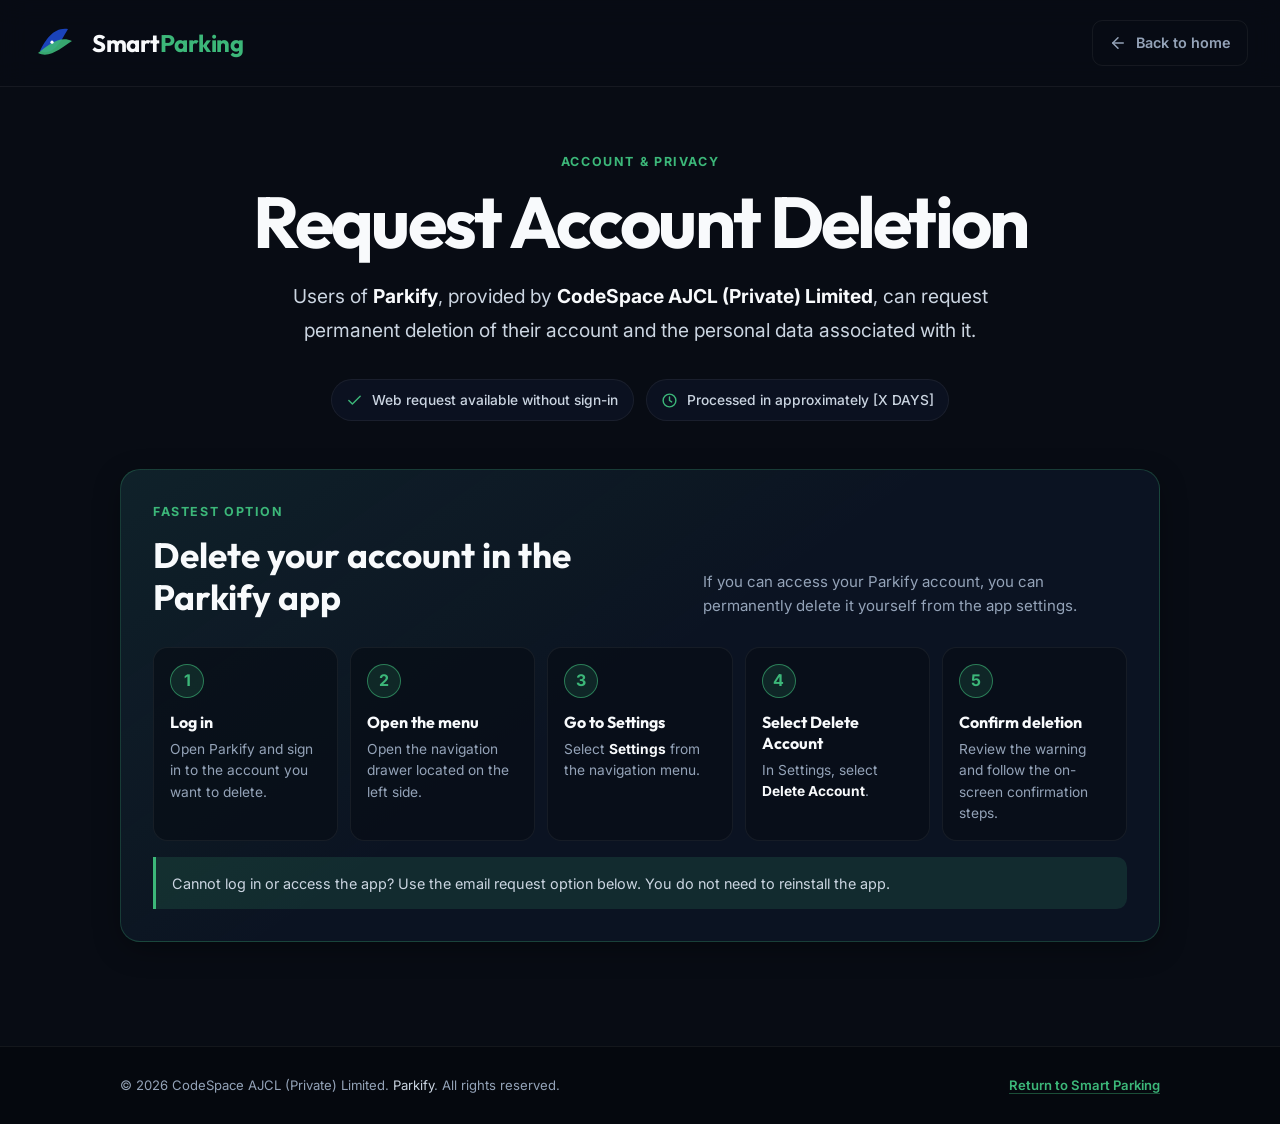
<file: accountDeletion/index.html>
<!doctype html>
<html lang="en">
  <head>
    <meta charset="UTF-8" />
    <meta name="viewport" content="width=device-width, initial-scale=1.0" />
    <meta
      name="description"
      content="Request permanent deletion of your Parkify account and associated personal data."
    />
    <title>Request Account Deletion | Parkify</title>
    <link rel="stylesheet" href="../style.css" />
    <link rel="stylesheet" href="account-deletion.css" />
  </head>

  <body class="deletion-page">
    <a class="skip-link" href="#main-content">Skip to main content</a>

    <div class="bg-glow-container" aria-hidden="true">
      <div class="bg-glow-1"></div>
      <div class="bg-glow-2"></div>
      <div class="bg-glow-3"></div>
    </div>

    <header class="policy-header">
      <nav class="nav-container" aria-label="Account deletion navigation">
        <a href="../" class="logo-link" aria-label="Smart Parking home">
          <svg
            class="logo-svg"
            viewBox="0 0 120 100"
            fill="none"
            xmlns="http://www.w3.org/2000/svg"
            aria-hidden="true"
          >
            <path
              d="M20 70C35 40 55 10 90 15C75 40 55 85 20 70Z"
              fill="#1d4ed8"
              opacity="0.85"
            />
            <path
              d="M15 75C40 55 70 30 100 45C75 60 45 90 15 75Z"
              fill="#3cb779"
              opacity="0.9"
            />
            <circle cx="50" cy="48" r="4" fill="#ffffff" />
          </svg>
          <span class="logo-text">
            <span class="brand-bold">Smart</span>
            <span class="brand-color">Parking</span>
          </span>
        </a>

        <a class="policy-home-link" href="../">
          <svg
            width="18"
            height="18"
            viewBox="0 0 24 24"
            fill="none"
            stroke="currentColor"
            stroke-width="2"
            stroke-linecap="round"
            stroke-linejoin="round"
            aria-hidden="true"
          >
            <path d="M19 12H5"></path>
            <path d="m12 19-7-7 7-7"></path>
          </svg>
          Back to home
        </a>
      </nav>
    </header>

    <main id="main-content" class="account-deletion-main">
      <section class="deletion-hero" aria-labelledby="page-title">
        <p class="policy-eyebrow">Account &amp; privacy</p>
        <h1 id="page-title">Request Account Deletion</h1>
        <p class="deletion-intro">
          Users of <strong>Parkify</strong>, provided by
          <strong>CodeSpace AJCL (Private) Limited</strong>, can request
          permanent deletion of their account and the personal data associated
          with it.
        </p>

        <div class="request-summary" aria-label="Deletion request summary">
          <div class="summary-item">
            <svg
              viewBox="0 0 24 24"
              fill="none"
              stroke="currentColor"
              stroke-width="2"
              stroke-linecap="round"
              stroke-linejoin="round"
              aria-hidden="true"
            >
              <path d="M20 6 9 17l-5-5"></path>
            </svg>
            <span>Web request available without sign-in</span>
          </div>
          <div class="summary-item">
            <svg
              viewBox="0 0 24 24"
              fill="none"
              stroke="currentColor"
              stroke-width="2"
              stroke-linecap="round"
              stroke-linejoin="round"
              aria-hidden="true"
            >
              <circle cx="12" cy="12" r="9"></circle>
              <path d="M12 7v5l3 2"></path>
            </svg>
            <span>Processed in approximately [X DAYS]</span>
          </div>
        </div>
      </section>

      <section class="policy-section self-service-section" aria-labelledby="in-app-title">
        <div class="section-heading self-service-heading">
          <div>
            <p class="section-kicker">Fastest option</p>
            <h2 id="in-app-title">Delete your account in the Parkify app</h2>
          </div>
          <p>
            If you can access your Parkify account, you can permanently delete
            it yourself from the app settings.
          </p>
        </div>

        <ol class="in-app-steps">
          <li>
            <span class="step-number" aria-hidden="true">1</span>
            <div>
              <h3>Log in</h3>
              <p>Open Parkify and sign in to the account you want to delete.</p>
            </div>
          </li>
          <li>
            <span class="step-number" aria-hidden="true">2</span>
            <div>
              <h3>Open the menu</h3>
              <p>Open the navigation drawer located on the left side.</p>
            </div>
          </li>
          <li>
            <span class="step-number" aria-hidden="true">3</span>
            <div>
              <h3>Go to Settings</h3>
              <p>Select <strong>Settings</strong> from the navigation menu.</p>
            </div>
          </li>
          <li>
            <span class="step-number" aria-hidden="true">4</span>
            <div>
              <h3>Select Delete Account</h3>
              <p>In Settings, select <strong>Delete Account</strong>.</p>
            </div>
          </li>
          <li>
            <span class="step-number" aria-hidden="true">5</span>
            <div>
              <h3>Confirm deletion</h3>
              <p>Review the warning and follow the on-screen confirmation steps.</p>
            </div>
          </li>
        </ol>

        <p class="self-service-note">
          Cannot log in or access the app? Use the email request option below.
          You do not need to reinstall the app.
        </p>
      </section>

      

   
    </main>

    <footer class="policy-footer">
      <div class="policy-footer-inner">
        <p>
          &copy; 2026 CodeSpace AJCL (Private) Limited.
          <span>Parkify</span>. All rights reserved.
        </p>
        <a href="../">Return to Smart Parking</a>
      </div>
    </footer>
  </body>
</html>
</file>
<file: style.css>
@import url('https://fonts.googleapis.com/css2?family=Inter:wght@300;400;500;600;700&family=Outfit:wght@400;500;600;700;800&display=swap');

/* --- CUSTOM VARIABLES --- */
:root {
  --primary: #3cb779;
  --primary-hover: #2fa368;
  --primary-glow: rgba(60, 183, 121, 0.15);
  --primary-glow-strong: rgba(60, 183, 121, 0.4);
  
  --bg-dark: #080c14;
  --bg-card: rgba(15, 23, 42, 0.65);
  --bg-card-hover: rgba(22, 34, 57, 0.85);
  --bg-nav: rgba(8, 12, 20, 0.8);
  
  --text-main: #f8fafc;
  --text-muted: #94a3b8;
  --text-inverse: #0f172a;
  
  --border-color: rgba(255, 255, 255, 0.06);
  --border-glow: rgba(60, 183, 121, 0.25);
  --border-glow-hover: rgba(60, 183, 121, 0.6);
  
  --font-heading: 'Outfit', sans-serif;
  --font-body: 'Inter', sans-serif;
  
  --shadow-sm: 0 2px 8px -1px rgba(0, 0, 0, 0.2);
  --shadow-md: 0 8px 30px -4px rgba(0, 0, 0, 0.4);
  --shadow-lg: 0 20px 40px -10px rgba(0, 0, 0, 0.6);
  --shadow-glow: 0 0 25px -5px rgba(60, 183, 121, 0.45);
  
  --transition-fast: 0.2s cubic-bezier(0.4, 0, 0.2, 1);
  --transition-normal: 0.4s cubic-bezier(0.4, 0, 0.2, 1);
  --transition-slow: 0.8s cubic-bezier(0.4, 0, 0.2, 1);
  
  --max-width: 1280px;
}

/* --- RESET & BASE STYLES --- */
*, *::before, *::after {
  box-sizing: border-box;
  margin: 0;
  padding: 0;
}

html {
  scroll-behavior: smooth;
  font-size: 16px;
  background-color: var(--bg-dark);
  color: var(--text-main);
  overflow-x: hidden;
}

body {
  font-family: var(--font-body);
  line-height: 1.6;
  -webkit-font-smoothing: antialiased;
  -moz-osx-font-smoothing: grayscale;
}

a {
  text-decoration: none;
  color: inherit;
  transition: color var(--transition-fast);
}

button, input, textarea {
  font-family: inherit;
}

ul {
  list-style: none;
}

/* --- SCROLLBAR --- */
::-webkit-scrollbar {
  width: 10px;
}
::-webkit-scrollbar-track {
  background: var(--bg-dark);
}
::-webkit-scrollbar-thumb {
  background: #1e293b;
  border-radius: 5px;
}
::-webkit-scrollbar-thumb:hover {
  background: var(--primary);
}

/* --- BACKGROUND GLOW DECORATIONS --- */
.bg-glow-container {
  position: absolute;
  top: 0;
  left: 0;
  width: 100vw;
  height: 100%;
  pointer-events: none;
  overflow: hidden;
  z-index: -1;
}

.bg-glow-1 {
  position: absolute;
  top: -10%;
  right: -10%;
  width: 60vw;
  height: 60vw;
  border-radius: 50%;
  background: radial-gradient(circle, rgba(60, 183, 121, 0.08) 0%, rgba(0,0,0,0) 70%);
  filter: blur(80px);
}

.bg-glow-2 {
  position: absolute;
  top: 45%;
  left: -20%;
  width: 70vw;
  height: 70vw;
  border-radius: 50%;
  background: radial-gradient(circle, rgba(59, 130, 246, 0.05) 0%, rgba(0,0,0,0) 70%);
  filter: blur(100px);
}

.bg-glow-3 {
  position: absolute;
  bottom: 5%;
  right: -10%;
  width: 50vw;
  height: 50vw;
  border-radius: 50%;
  background: radial-gradient(circle, rgba(60, 183, 121, 0.06) 0%, rgba(0,0,0,0) 75%);
  filter: blur(90px);
}

/* --- HEADER / NAVIGATION --- */
header {
  position: fixed;
  top: 0;
  left: 0;
  width: 100%;
  z-index: 100;
  border-bottom: 1px solid var(--border-color);
  background: transparent;
  transition: all var(--transition-normal);
}

header.scrolled {
  background: var(--bg-nav);
  backdrop-filter: blur(12px);
  -webkit-backdrop-filter: blur(12px);
  padding: 8px 0;
  box-shadow: 0 4px 20px rgba(0, 0, 0, 0.2);
}

.nav-container {
  display: flex;
  justify-content: space-between;
  align-items: center;
  max-width: var(--max-width);
  margin: 0 auto;
  padding: 1.25rem 2rem;
}

.logo-link {
  display: flex;
  align-items: center;
  gap: 0.75rem;
}

.logo-svg {
  height: 40px;
  width: auto;
}

.logo-text {
  font-family: var(--font-heading);
  font-size: 1.5rem;
  font-weight: 700;
  letter-spacing: -0.5px;
  display: flex;
  align-items: center;
}

.logo-text .brand-bold {
  color: var(--text-main);
}

.logo-text .brand-color {
  color: var(--primary);
}

.logo-text .brand-subtitle {
  font-size: 0.75rem;
  color: var(--text-muted);
  font-weight: 400;
  margin-left: 0.5rem;
  padding-left: 0.5rem;
  border-left: 1px solid var(--border-color);
  letter-spacing: 1px;
  text-transform: uppercase;
}

.nav-menu {
  display: flex;
  align-items: center;
  gap: 1.25rem;
  flex-wrap: nowrap;
}

.nav-item {
  position: relative;
  font-weight: 500;
  font-size: 0.95rem;
  color: var(--text-muted);
  padding: 0.25rem 0;
  white-space: nowrap;
  transition: color var(--transition-fast);
}

.nav-item:hover, .nav-item.active {
  color: var(--text-main);
}

.nav-item::after {
  content: '';
  position: absolute;
  bottom: 0;
  left: 0;
  width: 0;
  height: 2px;
  background-color: var(--primary);
  transition: width var(--transition-fast);
}

.nav-item:hover::after, .nav-item.active::after {
  width: 100%;
}

.nav-btn {
  background-color: var(--primary);
  color: var(--text-inverse);
  padding: 0.6rem 1.4rem;
  border-radius: 8px;
  font-weight: 600;
  font-size: 0.9rem;
  white-space: nowrap;
  transition: all var(--transition-fast);
  border: 1px solid transparent;
}

.nav-btn:hover {
  background-color: var(--primary-hover);
  box-shadow: 0 0 15px rgba(60, 183, 121, 0.4);
  transform: translateY(-1px);
}

.mobile-menu-btn {
  display: none;
  background: none;
  border: none;
  cursor: pointer;
  padding: 0.25rem;
}

.mobile-menu-btn span {
  display: block;
  width: 24px;
  height: 2px;
  background: var(--text-main);
  margin: 5px 0;
  transition: var(--transition-fast);
}

/* --- CONTAINER & SECTION STYLING --- */
section {
  position: relative;
  padding: 6.5rem 2rem 5rem;
  max-width: var(--max-width);
  margin: 0 auto;
}

.section-tag {
  display: inline-block;
  font-family: var(--font-heading);
  text-transform: uppercase;
  font-size: 0.8rem;
  letter-spacing: 2px;
  color: var(--primary);
  font-weight: 600;
  margin-bottom: 0.75rem;
  background: var(--primary-glow);
  padding: 0.35rem 0.85rem;
  border-radius: 20px;
  border: 1px solid rgba(60, 183, 121, 0.2);
}

.section-title {
  font-family: var(--font-heading);
  font-size: 2.25rem;
  font-weight: 700;
  letter-spacing: -0.5px;
  margin-bottom: 1rem;
}

.section-subtitle {
  color: var(--text-muted);
  max-width: 650px;
  font-size: 1.05rem;
  margin-bottom: 3rem;
}

.grid-2 {
  display: grid;
  grid-template-columns: 1.1fr 0.9fr;
  gap: 4rem;
  align-items: center;
}

/* --- HERO SECTION --- */
.hero-section {
  min-height: 100vh;
  display: flex;
  flex-direction: column;
  justify-content: center;
  padding-top: 7.5rem;
  padding-bottom: 4rem;
}

.hero-content-wrapper {
  width: 100%;
  display: flex;
  justify-content: center;
  align-items: center;
  text-align: center;
}

.hero-content {
  display: flex;
  flex-direction: column;
  align-items: center;
  text-align: center;
  max-width: 800px;
}

.hero-tag {
  display: flex;
  align-items: center;
  gap: 0.5rem;
  background: rgba(255, 255, 255, 0.03);
  border: 1px solid var(--border-color);
  padding: 0.4rem 0.9rem;
  border-radius: 30px;
  font-size: 0.85rem;
  font-weight: 500;
  margin-bottom: 1.5rem;
  color: var(--text-muted);
}

.hero-tag span.pulse {
  display: inline-block;
  width: 8px;
  height: 8px;
  border-radius: 50%;
  background: var(--primary);
  box-shadow: 0 0 8px var(--primary);
  animation: pulse-glow 2s infinite;
}

.hero-title {
  font-family: var(--font-heading);
  font-size: 3.8rem;
  font-weight: 800;
  line-height: 1.15;
  letter-spacing: -1.5px;
  margin-bottom: 1.5rem;
}

.gradient-text {
  background: linear-gradient(135deg, #ffffff 30%, var(--primary) 100%);
  -webkit-background-clip: text;
  -webkit-text-fill-color: transparent;
}

.hero-desc {
  font-size: 1.15rem;
  color: var(--text-muted);
  margin-bottom: 2.5rem;
  max-width: 750px;
}

.hero-actions {
  display: flex;
  gap: 1rem;
  width: 100%;
  justify-content: center;
}

.btn-primary {
  background: var(--primary);
  color: var(--text-inverse);
  padding: 0.85rem 2rem;
  border-radius: 8px;
  font-weight: 600;
  font-size: 1rem;
  transition: all var(--transition-normal);
  border: 1px solid transparent;
  display: inline-flex;
  align-items: center;
  gap: 0.5rem;
  cursor: pointer;
}

.btn-primary:hover {
  background: var(--primary-hover);
  box-shadow: var(--shadow-glow);
  transform: translateY(-2px);
}

.btn-secondary {
  background: rgba(255, 255, 255, 0.03);
  color: var(--text-main);
  padding: 0.85rem 2rem;
  border-radius: 8px;
  font-weight: 600;
  font-size: 1rem;
  transition: all var(--transition-normal);
  border: 1px solid var(--border-color);
  display: inline-flex;
  align-items: center;
  gap: 0.5rem;
  cursor: pointer;
}

.btn-secondary:hover {
  background: rgba(255, 255, 255, 0.08);
  border-color: rgba(255, 255, 255, 0.2);
  transform: translateY(-2px);
}

.hero-stats {
  display: flex;
  gap: 3.5rem;
  margin-top: 3.5rem;
  border-top: 1px solid var(--border-color);
  padding-top: 2rem;
  width: 100%;
  justify-content: center;
}

.stat-item {
  display: flex;
  flex-direction: column;
}

.stat-num {
  font-family: var(--font-heading);
  font-size: 2rem;
  font-weight: 700;
  color: var(--text-main);
  line-height: 1;
  margin-bottom: 0.25rem;
}

.stat-num::after {
  content: '+';
  color: var(--primary);
}

.stat-label {
  font-size: 0.8rem;
  color: var(--text-muted);
  text-transform: uppercase;
  letter-spacing: 0.5px;
}

/* --- HERO VISUAL / DASHBOARD WIDGET --- */
.hero-visual {
  position: relative;
  width: 100%;
  display: flex;
  justify-content: center;
  align-items: center;
}

.visual-glowing-back {
  position: absolute;
  width: 80%;
  height: 80%;
  background: radial-gradient(circle, var(--primary-glow-strong) 0%, rgba(0,0,0,0) 70%);
  filter: blur(50px);
  z-index: -1;
  animation: float-slow 6s ease-in-out infinite alternate;
}

.widget-wrapper {
  background: var(--bg-card);
  border: 1px solid var(--border-glow);
  border-radius: 16px;
  width: 100%;
  box-shadow: var(--shadow-lg), 0 0 20px -2px rgba(60, 183, 121, 0.1);
  padding: 1.5rem;
  backdrop-filter: blur(12px);
  -webkit-backdrop-filter: blur(12px);
  overflow: hidden;
  position: relative;
  transition: border-color var(--transition-normal);
}

.widget-wrapper:hover {
  border-color: var(--border-glow-hover);
}

.widget-header {
  display: flex;
  justify-content: space-between;
  align-items: center;
  margin-bottom: 1.25rem;
  padding-bottom: 0.75rem;
  border-bottom: 1px solid var(--border-color);
}

.widget-title {
  font-family: var(--font-heading);
  font-size: 0.95rem;
  font-weight: 600;
  display: flex;
  align-items: center;
  gap: 0.5rem;
}

.widget-title span.indicator {
  display: inline-block;
  width: 8px;
  height: 8px;
  border-radius: 50%;
  background-color: var(--primary);
  box-shadow: 0 0 8px var(--primary);
}

.widget-controls {
  display: flex;
  gap: 0.5rem;
}

.dot-btn {
  width: 10px;
  height: 10px;
  border-radius: 50%;
  background: rgba(255, 255, 255, 0.1);
}
.dot-btn.green { background: var(--primary); }
.dot-btn.blue { background: #3b82f6; }

/* Interactive widget elements */
.widget-grid {
  display: grid;
  grid-template-columns: 1fr 1.2fr;
  gap: 1.25rem;
}

.widget-stats-pane {
  display: flex;
  flex-direction: column;
  gap: 0.75rem;
}

.mini-stat-card {
  background: rgba(255, 255, 255, 0.02);
  border: 1px solid var(--border-color);
  border-radius: 8px;
  padding: 0.75rem;
  transition: all var(--transition-fast);
}

.mini-stat-card:hover {
  background: rgba(255, 255, 255, 0.04);
}

.mini-stat-title {
  font-size: 0.75rem;
  color: var(--text-muted);
  text-transform: uppercase;
}

.mini-stat-val {
  font-family: var(--font-heading);
  font-size: 1.3rem;
  font-weight: 700;
  margin-top: 0.15rem;
  display: flex;
  align-items: baseline;
  gap: 0.35rem;
}

.mini-stat-trend {
  font-size: 0.7rem;
  font-weight: 600;
  color: var(--primary);
}

/* Simulated Parking Spots Map */
.parking-map-pane {
  background: rgba(8, 12, 20, 0.5);
  border: 1px solid var(--border-color);
  border-radius: 10px;
  padding: 0.75rem;
  display: flex;
  flex-direction: column;
  justify-content: space-between;
}

.map-header {
  font-size: 0.75rem;
  color: var(--text-muted);
  display: flex;
  justify-content: space-between;
  margin-bottom: 0.5rem;
}

.spots-grid {
  display: grid;
  grid-template-columns: repeat(4, 1fr);
  gap: 0.4rem;
  margin-bottom: 0.5rem;
}

.parking-spot {
  height: 32px;
  border-radius: 4px;
  background: rgba(255, 255, 255, 0.05);
  border: 1px dashed var(--border-color);
  display: flex;
  justify-content: center;
  align-items: center;
  font-family: var(--font-heading);
  font-size: 0.65rem;
  font-weight: 700;
  color: var(--text-muted);
  transition: all var(--transition-fast);
  cursor: pointer;
}

.parking-spot.occupied {
  background: rgba(239, 68, 68, 0.1);
  border: 1px solid rgba(239, 68, 68, 0.4);
  color: #ef4444;
}

.parking-spot.occupied::after {
  content: '🚗';
  font-size: 0.75rem;
}

.parking-spot.available {
  background: rgba(60, 183, 121, 0.1);
  border: 1px solid rgba(60, 183, 121, 0.4);
  color: var(--primary);
}

.parking-spot.available:hover {
  background: rgba(60, 183, 121, 0.2);
  transform: scale(1.05);
}

.map-footer {
  font-size: 0.7rem;
  display: flex;
  justify-content: space-around;
  color: var(--text-muted);
  border-top: 1px solid rgba(255, 255, 255, 0.03);
  padding-top: 0.5rem;
}

.legend-item {
  display: flex;
  align-items: center;
  gap: 0.25rem;
}

.legend-color {
  width: 6px;
  height: 6px;
  border-radius: 50%;
}
.legend-color.occ { background-color: #ef4444; }
.legend-color.avl { background-color: var(--primary); }

/* --- FEATURES SECTION --- */
.features-section {
  border-top: 1px solid var(--border-color);
}

.features-grid {
  display: grid;
  grid-template-columns: repeat(3, 1fr);
  gap: 1.5rem;
}

.feature-card {
  background: var(--bg-card);
  border: 1px solid var(--border-color);
  border-radius: 12px;
  padding: 2rem;
  transition: all var(--transition-normal);
  display: flex;
  flex-direction: column;
  align-items: flex-start;
  position: relative;
  overflow: hidden;
}

.feature-card::before {
  content: '';
  position: absolute;
  top: 0;
  left: 0;
  width: 100%;
  height: 2px;
  background: linear-gradient(90deg, transparent, var(--primary), transparent);
  transform: translateX(-100%);
  transition: transform var(--transition-slow);
}

.feature-card:hover {
  transform: translateY(-5px);
  border-color: var(--border-glow);
  background: var(--bg-card-hover);
  box-shadow: var(--shadow-md);
}

.feature-card:hover::before {
  transform: translateX(100%);
}

.feature-icon-wrapper {
  width: 50px;
  height: 50px;
  border-radius: 10px;
  background: var(--primary-glow);
  display: flex;
  align-items: center;
  justify-content: center;
  color: var(--primary);
  margin-bottom: 1.5rem;
  border: 1px solid rgba(60, 183, 121, 0.15);
}

.feature-icon {
  width: 24px;
  height: 24px;
  stroke-width: 1.8;
}

.feature-card h3 {
  font-family: var(--font-heading);
  font-size: 1.25rem;
  font-weight: 600;
  margin-bottom: 0.75rem;
  color: var(--text-main);
}

.feature-card p {
  font-size: 0.9rem;
  color: var(--text-muted);
  line-height: 1.5;
}

/* --- INTERACTIVE PORTALS SECTION --- */
.portals-section {
  border-top: 1px solid var(--border-color);
  background: linear-gradient(180deg, var(--bg-dark) 0%, rgba(60, 183, 121, 0.02) 50%, var(--bg-dark) 100%);
}

.portals-grid {
  display: grid;
  grid-template-columns: repeat(4, 1fr);
  gap: 2rem;
}

.portal-card {
  background: linear-gradient(135deg, rgba(15, 23, 42, 0.8) 0%, rgba(10, 15, 28, 0.8) 100%);
  border: 1px solid var(--border-color);
  border-radius: 16px;
  padding: 2.5rem 2rem;
  transition: all var(--transition-normal);
  display: flex;
  flex-direction: column;
  justify-content: space-between;
  align-items: flex-start;
  position: relative;
  overflow: hidden;
  min-height: 380px;
}

.portal-card::after {
  content: '';
  position: absolute;
  top: -50%;
  right: -50%;
  width: 100%;
  height: 100%;
  background: radial-gradient(circle, rgba(255,255,255,0.02) 0%, rgba(0,0,0,0) 60%);
  pointer-events: none;
  transition: all var(--transition-normal);
}

.portal-card:hover {
  transform: translateY(-8px);
  border-color: var(--border-glow-hover);
  box-shadow: 0 12px 35px -6px rgba(0, 0, 0, 0.5), 0 0 20px -5px rgba(60, 183, 121, 0.25);
}

.portal-header {
  width: 100%;
}

.portal-badge {
  display: inline-block;
  font-family: var(--font-heading);
  text-transform: uppercase;
  font-size: 0.7rem;
  font-weight: 600;
  letter-spacing: 1px;
  background: rgba(255, 255, 255, 0.04);
  padding: 0.25rem 0.75rem;
  border-radius: 12px;
  border: 1px solid var(--border-color);
  margin-bottom: 1.25rem;
  color: var(--text-muted);
}

.portal-card.admin .portal-badge {
  border-color: rgba(239, 68, 68, 0.2);
  color: #ef4444;
  background: rgba(239, 68, 68, 0.05);
}

.portal-card.operator .portal-badge {
  border-color: rgba(59, 130, 246, 0.2);
  color: #3b82f6;
  background: rgba(59, 130, 246, 0.05);
}

.portal-card.client .portal-badge {
  border-color: rgba(60, 183, 121, 0.2);
  color: var(--primary);
  background: var(--primary-glow);
}

.portal-card.ai .portal-badge {
  border-color: rgba(139, 92, 246, 0.3);
  color: #a78bfa;
  background: rgba(139, 92, 246, 0.08);
}

.portal-card.ai:hover {
  box-shadow: 0 12px 35px -6px rgba(0, 0, 0, 0.5), 0 0 20px -5px rgba(139, 92, 246, 0.3);
  border-color: rgba(139, 92, 246, 0.5);
}

.portal-card.ai:hover .portal-btn {
  background: #7c3aed;
  color: #ffffff;
  border-color: #7c3aed;
  box-shadow: 0 4px 12px rgba(139, 92, 246, 0.3);
}

.portal-title {
  font-family: var(--font-heading);
  font-size: 1.5rem;
  font-weight: 700;
  margin-bottom: 0.75rem;
  color: var(--text-main);
}

.portal-desc {
  font-size: 0.9rem;
  color: var(--text-muted);
  margin-bottom: 1.5rem;
  line-height: 1.5;
}

.portal-features-list {
  display: flex;
  flex-direction: column;
  gap: 0.6rem;
  margin-bottom: 2rem;
  width: 100%;
}

.portal-feat-item {
  display: flex;
  align-items: center;
  gap: 0.5rem;
  font-size: 0.85rem;
  color: var(--text-muted);
}

.portal-feat-item svg {
  color: var(--primary);
  width: 16px;
  height: 16px;
  flex-shrink: 0;
}

.portal-btn {
  width: 100%;
  background: transparent;
  border: 1px solid rgba(255, 255, 255, 0.1);
  color: var(--text-main);
  padding: 0.75rem 1.5rem;
  border-radius: 8px;
  font-weight: 600;
  font-size: 0.95rem;
  display: flex;
  align-items: center;
  justify-content: center;
  gap: 0.5rem;
  transition: all var(--transition-fast);
  cursor: pointer;
}

.portal-card:hover .portal-btn {
  background: var(--primary);
  color: var(--text-inverse);
  border-color: var(--primary);
  box-shadow: 0 4px 12px rgba(60, 183, 121, 0.2);
}

.portal-card:hover .portal-btn:hover {
  background: var(--primary-hover);
  border-color: var(--primary-hover);
}

/* --- ABOUT SYSTEM SECTION --- */
.about-section {
  border-top: 1px solid var(--border-color);
}

.about-details {
  display: flex;
  flex-direction: column;
  justify-content: center;
}

.about-img-container {
  position: relative;
  background: rgba(255, 255, 255, 0.01);
  border: 1px solid var(--border-color);
  border-radius: 16px;
  overflow: hidden;
  padding: 1.5rem;
  box-shadow: var(--shadow-md);
}

.about-img-container::before {
  content: '';
  position: absolute;
  top: -15%;
  left: -15%;
  width: 50%;
  height: 50%;
  background: radial-gradient(circle, var(--primary-glow) 0%, rgba(0,0,0,0) 65%);
  filter: blur(40px);
}

/* Interactive dashboard panel representation */
.about-dashboard-mock {
  background: #0b0f19;
  border: 1px solid rgba(255, 255, 255, 0.05);
  border-radius: 10px;
  overflow: hidden;
}

.mock-titlebar {
  background: #111827;
  padding: 0.6rem 1rem;
  display: flex;
  justify-content: space-between;
  align-items: center;
  border-bottom: 1px solid rgba(255, 255, 255, 0.05);
  font-size: 0.75rem;
  color: var(--text-muted);
}

.mock-window-dots {
  display: flex;
  gap: 0.35rem;
}

.mock-dot {
  width: 8px;
  height: 8px;
  border-radius: 50%;
  background: rgba(255, 255, 255, 0.1);
}

.mock-body {
  padding: 1.25rem;
}

.mock-graph-row {
  display: flex;
  align-items: flex-end;
  justify-content: space-between;
  height: 120px;
  padding: 1rem 0;
  border-bottom: 1px dashed rgba(255, 255, 255, 0.05);
  margin-bottom: 1rem;
  position: relative;
}

.mock-bar-container {
  display: flex;
  flex-direction: column;
  align-items: center;
  width: 11%;
  height: 100%;
  justify-content: flex-end;
}

.mock-bar {
  width: 100%;
  background: rgba(255, 255, 255, 0.03);
  border-radius: 4px 4px 0 0;
  transition: height 1.5s ease-out;
  position: relative;
  overflow: hidden;
}

.mock-bar::after {
  content: '';
  position: absolute;
  bottom: 0;
  left: 0;
  width: 100%;
  height: 100%;
  background: linear-gradient(180deg, var(--primary) 0%, rgba(60, 183, 121, 0.2) 100%);
  opacity: 0.85;
}

.mock-bar-label {
  font-size: 0.6rem;
  color: var(--text-muted);
  margin-top: 0.4rem;
}

.mock-info-grid {
  display: grid;
  grid-template-columns: repeat(3, 1fr);
  gap: 0.75rem;
}

.mock-info-card {
  background: rgba(255, 255, 255, 0.02);
  border: 1px solid rgba(255, 255, 255, 0.03);
  border-radius: 6px;
  padding: 0.5rem;
  text-align: center;
}

.mock-info-num {
  font-family: var(--font-heading);
  font-size: 1rem;
  font-weight: 700;
  color: var(--primary);
}

.mock-info-lbl {
  font-size: 0.6rem;
  color: var(--text-muted);
  text-transform: uppercase;
}

.about-bullets {
  margin-top: 2rem;
  display: grid;
  grid-template-columns: 1fr 1fr;
  gap: 1rem;
}

.about-bullet {
  display: flex;
  align-items: flex-start;
  gap: 0.75rem;
}

.about-bullet-icon {
  background: var(--primary-glow);
  color: var(--primary);
  width: 24px;
  height: 24px;
  border-radius: 50%;
  display: flex;
  align-items: center;
  justify-content: center;
  flex-shrink: 0;
  font-size: 0.75rem;
}

.about-bullet-content h4 {
  font-size: 0.95rem;
  font-weight: 600;
  margin-bottom: 0.15rem;
}

.about-bullet-content p {
  font-size: 0.8rem;
  color: var(--text-muted);
  line-height: 1.4;
}

/* --- CONTACT / FOOTER SECTION --- */
footer {
  border-top: 1px solid var(--border-color);
  background-color: #05080e;
  padding: 4rem 2rem 2rem;
  position: relative;
}

.footer-container {
  max-width: var(--max-width);
  margin: 0 auto;
  display: grid;
  grid-template-columns: 1.2fr 0.8fr 1fr;
  gap: 4rem;
}

.footer-brand {
  display: flex;
  flex-direction: column;
  gap: 1.25rem;
  align-items: flex-start;
}

.footer-desc {
  font-size: 0.88rem;
  color: var(--text-muted);
  line-height: 1.6;
  max-width: 320px;
}

.footer-socials {
  display: flex;
  gap: 0.75rem;
}

.social-link {
  width: 36px;
  height: 36px;
  border-radius: 50%;
  background: rgba(255, 255, 255, 0.02);
  border: 1px solid var(--border-color);
  display: flex;
  align-items: center;
  justify-content: center;
  color: var(--text-muted);
  transition: all var(--transition-fast);
}

.social-link:hover {
  background: var(--primary-glow);
  color: var(--primary);
  border-color: var(--primary);
  transform: translateY(-2px);
}

.footer-links-col {
  display: flex;
  flex-direction: column;
  gap: 1.25rem;
}

.footer-col-title {
  font-family: var(--font-heading);
  font-size: 0.95rem;
  font-weight: 600;
  text-transform: uppercase;
  letter-spacing: 1px;
  color: var(--text-main);
}

.footer-links {
  display: flex;
  flex-direction: column;
  gap: 0.75rem;
}

.footer-links a {
  font-size: 0.88rem;
  color: var(--text-muted);
}

.footer-links a:hover {
  color: var(--primary);
  padding-left: 2px;
}

.footer-contact {
  display: flex;
  flex-direction: column;
  gap: 1.25rem;
}

.contact-info-list {
  display: flex;
  flex-direction: column;
  gap: 1rem;
}

.contact-info-item {
  display: flex;
  align-items: flex-start;
  gap: 0.75rem;
  font-size: 0.88rem;
  color: var(--text-muted);
}

.contact-info-item svg {
  color: var(--primary);
  width: 18px;
  height: 18px;
  flex-shrink: 0;
  margin-top: 0.15rem;
}

.footer-bottom {
  max-width: var(--max-width);
  margin: 3rem auto 0;
  padding-top: 1.5rem;
  border-top: 1px solid var(--border-color);
  display: flex;
  justify-content: space-between;
  align-items: center;
  font-size: 0.8rem;
  color: var(--text-muted);
}

/* --- ANIMATION ACTIONS AND TRIGGERS --- */
@keyframes pulse-glow {
  0% {
    box-shadow: 0 0 0 0 rgba(60, 183, 121, 0.7);
  }
  70% {
    box-shadow: 0 0 0 8px rgba(60, 183, 121, 0);
  }
  100% {
    box-shadow: 0 0 0 0 rgba(60, 183, 121, 0);
  }
}

@keyframes float-slow {
  0% {
    transform: translateY(0) scale(1);
  }
  100% {
    transform: translateY(-15px) scale(1.05);
  }
}

/* Scroll Animations using JavaScript Intersection Observer */
.reveal-element {
  opacity: 0;
  transform: translateY(30px);
  transition: opacity 0.8s cubic-bezier(0.4, 0, 0.2, 1), transform 0.8s cubic-bezier(0.4, 0, 0.2, 1);
}

.reveal-element.revealed {
  opacity: 1;
  transform: translateY(0);
}

/* --- SECURE REDIRECTING MODAL --- */
.redirect-modal {
  position: fixed;
  top: 0;
  left: 0;
  width: 100vw;
  height: 100vh;
  z-index: 1000;
  background: rgba(8, 12, 20, 0.85);
  backdrop-filter: blur(16px);
  -webkit-backdrop-filter: blur(16px);
  display: flex;
  justify-content: center;
  align-items: center;
  opacity: 0;
  pointer-events: none;
  transition: opacity var(--transition-normal);
}

.redirect-modal.active {
  opacity: 1;
  pointer-events: all;
}

.modal-content {
  background: var(--bg-card);
  border: 1px solid var(--border-glow);
  box-shadow: var(--shadow-lg), var(--shadow-glow);
  border-radius: 20px;
  padding: 3rem 2.5rem;
  text-align: center;
  max-width: 450px;
  width: 90%;
  transform: scale(0.9);
  transition: transform var(--transition-normal);
}

.redirect-modal.active .modal-content {
  transform: scale(1);
}

.loader-spinner {
  width: 60px;
  height: 60px;
  border: 4px solid var(--primary-glow);
  border-top-color: var(--primary);
  border-radius: 50%;
  margin: 0 auto 1.5rem;
  animation: spin 1s linear infinite;
}

.modal-title {
  font-family: var(--font-heading);
  font-size: 1.5rem;
  font-weight: 700;
  margin-bottom: 0.75rem;
}

.modal-url {
  font-family: monospace;
  color: var(--primary);
  background: rgba(60, 183, 121, 0.08);
  padding: 0.4rem 0.8rem;
  border-radius: 6px;
  display: inline-block;
  font-size: 0.85rem;
  margin-bottom: 1.25rem;
  border: 1px solid rgba(60, 183, 121, 0.15);
}

.modal-text {
  color: var(--text-muted);
  font-size: 0.9rem;
}

@keyframes spin {
  to { transform: rotate(360deg); }
}

/* --- HOW IT WORKS (WORKFLOW) SECTION --- */
.workflow-section {
  border-top: 1px solid var(--border-color);
  position: relative;
}

.workflow-steps {
  display: flex;
  justify-content: space-between;
  position: relative;
  margin-top: 3.5rem;
}

.workflow-step-connector {
  position: absolute;
  top: 27px;
  left: 10%;
  right: 10%;
  height: 2px;
  background: linear-gradient(90deg, var(--border-color) 0%, var(--primary-glow-strong) 50%, var(--border-color) 100%);
  z-index: 1;
}

.workflow-step-card {
  flex: 1;
  text-align: center;
  display: flex;
  flex-direction: column;
  align-items: center;
  padding: 0 1.5rem;
  z-index: 2;
}

.step-badge {
  width: 54px;
  height: 54px;
  border-radius: 50%;
  background: var(--bg-dark);
  border: 2px solid var(--border-color);
  color: var(--text-muted);
  display: flex;
  align-items: center;
  justify-content: center;
  font-size: 1.25rem;
  font-weight: 700;
  font-family: var(--font-heading);
  margin-bottom: 1.5rem;
  transition: all var(--transition-normal);
}

.workflow-step-card:hover .step-badge {
  border-color: var(--primary);
  color: var(--primary);
  box-shadow: var(--shadow-glow);
  background: var(--primary-glow);
  transform: scale(1.1);
}

.workflow-step-card h3 {
  font-family: var(--font-heading);
  font-size: 1.15rem;
  font-weight: 600;
  margin-bottom: 0.5rem;
  color: var(--text-main);
}

.workflow-step-card p {
  font-size: 0.85rem;
  color: var(--text-muted);
  line-height: 1.5;
}

/* --- ROI CALCULATOR SECTION --- */
.calculator-section {
  border-top: 1px solid var(--border-color);
}

.calc-slider-group {
  margin-bottom: 2rem;
  width: 100%;
}

.slider-header {
  display: flex;
  justify-content: space-between;
  align-items: center;
  margin-bottom: 0.75rem;
  font-size: 0.95rem;
  font-weight: 500;
  color: var(--text-main);
}

.slider-value {
  font-family: var(--font-heading);
  font-weight: 700;
  color: var(--primary);
  font-size: 1.2rem;
}

.calc-range-slider {
  -webkit-appearance: none;
  width: 100%;
  height: 6px;
  border-radius: 3px;
  background: #151d30;
  outline: none;
  transition: background var(--transition-fast);
}

.calc-range-slider::-webkit-slider-thumb {
  -webkit-appearance: none;
  width: 18px;
  height: 18px;
  border-radius: 50%;
  background: var(--primary);
  cursor: pointer;
  transition: transform var(--transition-fast), background var(--transition-fast);
  box-shadow: 0 0 8px rgba(60, 183, 121, 0.4);
}

.calc-range-slider::-webkit-slider-thumb:hover {
  transform: scale(1.2);
  background: var(--primary-hover);
}

.calc-result-card.primary-result {
  background: linear-gradient(135deg, rgba(60, 183, 121, 0.08) 0%, rgba(15, 23, 42, 0.75) 100%);
  border: 1px solid var(--border-glow);
  border-radius: 16px;
  padding: 2.25rem 2rem;
  text-align: center;
  margin-bottom: 1.25rem;
  backdrop-filter: blur(12px);
  -webkit-backdrop-filter: blur(12px);
  box-shadow: var(--shadow-md);
  transition: border-color var(--transition-normal);
}

.calc-result-card.primary-result:hover {
  border-color: var(--border-glow-hover);
}

.calc-result-title {
  font-size: 0.8rem;
  text-transform: uppercase;
  color: var(--text-muted);
  letter-spacing: 1px;
}

.calc-result-num {
  font-family: var(--font-heading);
  font-size: 3.2rem;
  font-weight: 800;
  color: var(--primary);
  margin: 0.5rem 0;
  text-shadow: 0 0 25px rgba(60, 183, 121, 0.35);
}

.calc-result-sub {
  font-size: 0.78rem;
  color: var(--text-muted);
}

.calc-info-grid {
  display: grid;
  grid-template-columns: 1fr 1fr;
  gap: 1.25rem;
}

/* --- TESTIMONIALS SECTION --- */
.testimonials-section {
  border-top: 1px solid var(--border-color);
  background: radial-gradient(circle at bottom, rgba(60, 183, 121, 0.01) 0%, var(--bg-dark) 70%);
}

.testimonials-grid {
  display: grid;
  grid-template-columns: repeat(3, 1fr);
  gap: 1.5rem;
  margin-top: 1rem;
}

.testimonial-card {
  background: var(--bg-card);
  border: 1px solid var(--border-color);
  border-radius: 12px;
  padding: 2.25rem 2rem;
  transition: all var(--transition-normal);
  display: flex;
  flex-direction: column;
  justify-content: space-between;
}

.testimonial-card:hover {
  transform: translateY(-5px);
  border-color: var(--border-glow);
  background: var(--bg-card-hover);
  box-shadow: var(--shadow-md);
}

.testimonial-rating {
  color: #eab308;
  font-size: 1rem;
  margin-bottom: 1rem;
  letter-spacing: 2px;
}

.testimonial-quote {
  font-size: 0.92rem;
  line-height: 1.6;
  color: var(--text-main);
  font-style: italic;
  margin-bottom: 1.75rem;
}

.testimonial-author {
  display: flex;
  align-items: center;
  gap: 0.75rem;
}

.author-avatar {
  width: 42px;
  height: 42px;
  border-radius: 50%;
  display: flex;
  align-items: center;
  justify-content: center;
  font-weight: 700;
  font-size: 0.9rem;
  font-family: var(--font-heading);
  flex-shrink: 0;
}

.author-details h4 {
  font-size: 0.9rem;
  font-weight: 600;
  color: var(--text-main);
  line-height: 1.2;
  margin-bottom: 0.15rem;
}

.author-details span {
  font-size: 0.75rem;
  color: var(--text-muted);
}

/* --- FAQ ACCORDION SECTION --- */
.faq-section {
  border-top: 1px solid var(--border-color);
}

.faq-container {
  max-width: 800px;
  margin: 0 auto;
  display: flex;
  flex-direction: column;
  gap: 1rem;
}

.faq-item {
  background: var(--bg-card);
  border: 1px solid var(--border-color);
  border-radius: 10px;
  overflow: hidden;
  transition: all var(--transition-normal);
}

.faq-item[open] {
  border-color: var(--border-glow);
  background: var(--bg-card-hover);
}

.faq-question {
  padding: 1.25rem 1.5rem;
  font-size: 1.05rem;
  font-weight: 600;
  cursor: pointer;
  outline: none;
  list-style: none;
  display: flex;
  justify-content: space-between;
  align-items: center;
  font-family: var(--font-heading);
  color: var(--text-main);
  transition: color var(--transition-fast);
}

.faq-question::-webkit-details-marker {
  display: none;
}

.faq-question:hover {
  color: var(--primary);
}

.faq-question::after {
  content: '+';
  font-size: 1.4rem;
  font-weight: 300;
  color: var(--text-muted);
  transition: transform var(--transition-fast);
}

.faq-item[open] .faq-question::after {
  content: '−';
  transform: rotate(180deg);
  color: var(--primary);
}

.faq-answer {
  padding: 0 1.5rem 1.25rem;
  font-size: 0.92rem;
  color: var(--text-muted);
  line-height: 1.6;
  border-top: 1px solid rgba(255, 255, 255, 0.02);
  padding-top: 0.75rem;
}

/* --- COMPANION APP DOWNLOAD SECTION --- */
.download-section {
  border-top: 1px solid var(--border-color);
  background: linear-gradient(180deg, var(--bg-dark) 0%, rgba(60, 183, 121, 0.01) 50%, var(--bg-dark) 100%);
  position: relative;
}

.download-buttons {
  display: flex;
  gap: 1rem;
  margin-top: 1.5rem;
}

.app-btn {
  display: inline-flex;
  align-items: center;
  gap: 0.75rem;
  background: rgba(15, 23, 42, 0.65);
  border: 1px solid var(--border-color);
  padding: 0.65rem 1.4rem;
  border-radius: 10px;
  transition: all var(--transition-normal);
  cursor: pointer;
  text-decoration: none;
}

.app-btn:hover {
  background: rgba(22, 34, 57, 0.95);
  border-color: var(--border-glow-hover);
  transform: translateY(-2px);
  box-shadow: var(--shadow-md), 0 0 15px rgba(60, 183, 121, 0.15);
}

.app-icon {
  width: 24px;
  height: 24px;
  color: var(--primary);
}

.app-btn-text {
  display: flex;
  flex-direction: column;
  align-items: flex-start;
  line-height: 1.25;
}

.app-btn-sub {
  font-size: 0.65rem;
  color: var(--text-muted);
  text-transform: uppercase;
  letter-spacing: 0.5px;
}

.app-btn-main {
  font-size: 0.95rem;
  font-weight: 700;
  color: var(--text-main);
  font-family: var(--font-heading);
}

.download-visual {
  display: flex;
  justify-content: center;
  align-items: center;
  position: relative;
}

/* Premium CSS Phone Mockup */
.phone-mockup {
  width: 250px;
  height: 460px;
  background: #020617;
  border: 10px solid #1e293b;
  border-radius: 38px;
  box-shadow: var(--shadow-lg), 0 0 30px rgba(60, 183, 121, 0.12);
  position: relative;
  overflow: hidden;
  display: flex;
  flex-direction: column;
  z-index: 2;
  transition: border-color var(--transition-normal);
}

.phone-mockup:hover {
  border-color: var(--primary-glow-strong);
}

.phone-screen {
  flex: 1;
  background: #090d16;
  padding: 2rem 1rem 1rem;
  display: flex;
  flex-direction: column;
  gap: 1rem;
  position: relative;
}

.phone-header-notch {
  position: absolute;
  top: 0;
  left: 50%;
  transform: translateX(-50%);
  width: 110px;
  height: 18px;
  background: #1e293b;
  border-radius: 0 0 14px 14px;
  z-index: 10;
  display: flex;
  justify-content: center;
  align-items: center;
  gap: 6px;
}

.phone-notch-speaker {
  width: 35px;
  height: 3px;
  background: #020617;
  border-radius: 2px;
}

.phone-notch-cam {
  width: 6px;
  height: 6px;
  background: #020617;
  border-radius: 50%;
}

.phone-nav {
  display: flex;
  justify-content: space-between;
  align-items: center;
  border-bottom: 1px solid rgba(255, 255, 255, 0.05);
  padding-bottom: 0.5rem;
  font-size: 0.75rem;
}

.phone-status-dot {
  width: 6px;
  height: 6px;
  background: var(--primary);
  border-radius: 50%;
  box-shadow: 0 0 6px var(--primary);
}

.phone-card {
  background: rgba(255, 255, 255, 0.02);
  border: 1px solid var(--border-color);
  border-radius: 10px;
  padding: 0.75rem;
  display: flex;
  flex-direction: column;
  align-items: center;
  position: relative;
}

.phone-qr-box {
  margin: 0.5rem auto;
  padding: 0.5rem;
  background: rgba(0, 0, 0, 0.4);
  border-radius: 8px;
  position: relative;
  overflow: hidden;
  display: flex;
  align-items: center;
  justify-content: center;
}

.phone-qr-line {
  position: absolute;
  top: 0;
  left: 0;
  width: 100%;
  height: 2px;
  background: var(--primary);
  box-shadow: 0 0 8px var(--primary);
  animation: qr-scan 2.5s linear infinite;
}

@keyframes qr-scan {
  0% { top: 0%; }
  50% { top: 100%; }
  100% { top: 0%; }
}

/* --- ONBOARDING PHONE SCREEN --- */
.phone-screen-onboard {
  background: #3cb779;
  padding: 0;
  gap: 0;
  overflow: hidden;
}

.onboard-content {
  flex: 1;
  display: flex;
  flex-direction: column;
  height: 100%;
  padding-top: 1.8rem;
}

.onboard-headline {
  padding: 0 1.1rem;
  margin-bottom: 0.2rem;
  display: flex;
  flex-direction: column;
  gap: 0;
  line-height: 1.2;
}

.onboard-title-bold {
  font-family: var(--font-heading);
  font-size: 1.15rem;
  font-weight: 800;
  color: #0a2e1a;
  display: block;
}

.onboard-title-light {
  font-family: var(--font-heading);
  font-size: 1.15rem;
  font-weight: 700;
  color: #0a2e1a;
  display: block;
}

/* Car area with decorative arc */
.onboard-car-area {
  flex: 1;
  position: relative;
  display: flex;
  align-items: center;
  justify-content: center;
  overflow: hidden;
}

.onboard-arc {
  position: absolute;
  width: 220px;
  height: 220px;
  border-radius: 50%;
  border: 28px solid rgba(255, 255, 255, 0.35);
  top: 50%;
  left: 50%;
  transform: translate(-30%, -50%);
  pointer-events: none;
}

.onboard-car-img {
  width: 160px;
  height: auto;
  object-fit: contain;
  position: relative;
  z-index: 2;
  filter: drop-shadow(0 8px 20px rgba(0,0,0,0.25));
}

/* Bottom footer area */
.onboard-footer {
  padding: 0.75rem 1.1rem 0.5rem;
  background: #3cb779;
}

.onboard-cta-text {
  font-family: var(--font-body);
  font-size: 0.78rem;
  font-weight: 600;
  color: #0a2e1a;
  margin-bottom: 0.6rem;
  line-height: 1.5;
}

.onboard-link {
  color: #d4f542;
  font-weight: 700;
  text-decoration: none;
}

.onboard-link:hover {
  text-decoration: underline;
}

.onboard-cta-plain {
  color: #0a2e1a;
}

.onboard-nav-row {
  display: flex;
  align-items: center;
  justify-content: space-between;
}

.onboard-nav-arrow {
  font-size: 1.2rem;
  color: rgba(10, 46, 26, 0.5);
  font-weight: 300;
  line-height: 1;
}

.onboard-dots {
  display: flex;
  gap: 5px;
  align-items: center;
}

.onboard-dot {
  width: 7px;
  height: 7px;
  border-radius: 50%;
  background: rgba(10, 46, 26, 0.3);
  display: inline-block;
}

.onboard-dot.active {
  background: #0a2e1a;
  width: 18px;
  border-radius: 4px;
}

.onboard-skip {
  font-size: 0.72rem;
  font-weight: 600;
  color: rgba(10, 46, 26, 0.6);
  cursor: pointer;
  letter-spacing: 0.3px;
}

/* =========================================================
   PAY FOR PARKING — NAV BUTTON
   ========================================================= */
.nav-btn-pay {
  background: linear-gradient(135deg, #3cb779, #2563eb) !important;
  color: #fff !important;
  display: flex;
  align-items: center;
  font-weight: 600;
  font-size: 0.82rem !important;
  padding: 8px 14px !important;
  white-space: nowrap;
  box-shadow: 0 0 18px rgba(60, 183, 121, 0.35);
  transition: box-shadow 0.25s, transform 0.2s;
}
.nav-btn-pay:hover {
  box-shadow: 0 0 30px rgba(60, 183, 121, 0.6);
  transform: translateY(-1px);
}

/* =========================================================
   PAY FOR PARKING — LANDING SECTION
   ========================================================= */
.pay-parking-section {
  padding: 100px 5% 100px;
  position: relative;
  background: linear-gradient(160deg, rgba(37, 99, 235, 0.07) 0%, rgba(60, 183, 121, 0.04) 100%);
  border-top: 1px solid var(--border-color);
  border-bottom: 1px solid var(--border-color);
}

.pay-parking-header {
  text-align: center;
  max-width: 680px;
  margin: 0 auto 3.5rem;
  display: flex;
  flex-direction: column;
  align-items: center;
}

.pay-parking-cta-row {
  max-width: var(--max-width);
  margin: 0 auto;
  display: flex;
  flex-direction: column;
  align-items: center;
  gap: 2.5rem;
}

.pay-parking-info-cards {
  display: grid;
  grid-template-columns: repeat(3, 1fr);
  gap: 1.5rem;
  width: 100%;
  max-width: 960px;
}

.pay-info-card {
  background: var(--bg-card);
  border: 1px solid var(--border-color);
  border-radius: 16px;
  padding: 2rem 1.5rem;
  text-align: center;
  transition: border-color 0.3s, transform 0.3s, box-shadow 0.3s;
  backdrop-filter: blur(8px);
}
.pay-info-card:hover {
  border-color: var(--border-glow);
  transform: translateY(-4px);
  box-shadow: var(--shadow-glow);
}
.pay-info-icon {
  width: 52px;
  height: 52px;
  background: linear-gradient(135deg, rgba(60, 183, 121, 0.18), rgba(37, 99, 235, 0.12));
  border-radius: 14px;
  display: flex;
  align-items: center;
  justify-content: center;
  margin: 0 auto 1rem;
  border: 1px solid var(--border-glow);
}
.pay-info-icon svg {
  width: 26px;
  height: 26px;
  stroke: var(--primary);
}
.pay-info-card h4 {
  font-family: var(--font-heading);
  font-size: 1.05rem;
  font-weight: 700;
  color: var(--text-main);
  margin-bottom: 0.5rem;
}
.pay-info-card p {
  font-size: 0.88rem;
  color: var(--text-muted);
  line-height: 1.6;
}

.btn-pay-parking-main {
  display: inline-flex;
  align-items: center;
  gap: 10px;
  padding: 16px 40px;
  background: linear-gradient(135deg, #3cb779, #2563eb);
  border: none;
  border-radius: 50px;
  color: #fff;
  font-family: var(--font-heading);
  font-size: 1.1rem;
  font-weight: 700;
  cursor: pointer;
  box-shadow: 0 0 30px rgba(60, 183, 121, 0.4);
  transition: transform 0.2s, box-shadow 0.2s;
  letter-spacing: 0.02em;
}
.btn-pay-parking-main:hover {
  transform: translateY(-3px) scale(1.03);
  box-shadow: 0 0 50px rgba(60, 183, 121, 0.6);
}

/* =========================================================
   PAY FOR PARKING — MODAL OVERLAY & CONTAINER
   ========================================================= */
.pp-overlay {
  position: fixed;
  inset: 0;
  z-index: 9000;
  background: rgba(4, 8, 18, 0.88);
  backdrop-filter: blur(10px);
  display: none;
  align-items: center;
  justify-content: center;
  padding: 20px;
  animation: ppFadeIn 0.25s ease;
}
.pp-overlay.active {
  display: flex;
}

@keyframes ppFadeIn {
  from { opacity: 0; }
  to   { opacity: 1; }
}

.pp-modal {
  background: linear-gradient(160deg, #0d1628 0%, #0a1220 100%);
  border: 1px solid rgba(60, 183, 121, 0.22);
  border-radius: 24px;
  box-shadow: 0 30px 80px rgba(0, 0, 0, 0.7), 0 0 60px rgba(60, 183, 121, 0.12);
  width: 100%;
  max-width: 560px;
  max-height: 92vh;
  overflow-y: auto;
  padding: 0;
  animation: ppSlideUp 0.3s cubic-bezier(0.34, 1.56, 0.64, 1);
  scrollbar-width: thin;
  scrollbar-color: rgba(60, 183, 121, 0.3) transparent;
}

@keyframes ppSlideUp {
  from { opacity: 0; transform: translateY(40px) scale(0.97); }
  to   { opacity: 1; transform: translateY(0) scale(1); }
}

/* =========================================================
   MODAL HEADER
   ========================================================= */
.pp-modal-header {
  display: flex;
  align-items: center;
  justify-content: space-between;
  padding: 22px 28px;
  border-bottom: 1px solid rgba(255, 255, 255, 0.06);
  background: rgba(255, 255, 255, 0.02);
}
.pp-modal-title {
  display: flex;
  align-items: center;
  gap: 10px;
  font-family: var(--font-heading);
  font-size: 1.15rem;
  font-weight: 700;
  color: var(--text-main);
}
.pp-modal-title svg {
  stroke: var(--primary);
}
.pp-close-btn {
  background: rgba(255, 255, 255, 0.07);
  border: 1px solid rgba(255, 255, 255, 0.1);
  color: var(--text-muted);
  border-radius: 50%;
  width: 36px;
  height: 36px;
  font-size: 1.3rem;
  line-height: 1;
  cursor: pointer;
  display: flex;
  align-items: center;
  justify-content: center;
  transition: background 0.2s, color 0.2s;
}
.pp-close-btn:hover {
  background: rgba(239, 68, 68, 0.15);
  color: #f87171;
  border-color: rgba(239, 68, 68, 0.3);
}

/* =========================================================
   STEP INDICATOR
   ========================================================= */
.pp-steps {
  display: flex;
  align-items: center;
  justify-content: center;
  padding: 20px 28px;
  gap: 8px;
  border-bottom: 1px solid rgba(255, 255, 255, 0.05);
}
.pp-step {
  display: flex;
  flex-direction: column;
  align-items: center;
  gap: 5px;
  opacity: 0.4;
  transition: opacity 0.3s;
  min-width: 60px;
}
.pp-step.active { opacity: 1; }
.pp-step-circle {
  width: 34px;
  height: 34px;
  border-radius: 50%;
  background: rgba(255, 255, 255, 0.07);
  border: 2px solid rgba(255, 255, 255, 0.15);
  display: flex;
  align-items: center;
  justify-content: center;
  font-weight: 700;
  font-size: 0.9rem;
  color: var(--text-muted);
  transition: all 0.3s;
}
.pp-step.active .pp-step-circle {
  background: linear-gradient(135deg, #3cb779, #2563eb);
  border-color: transparent;
  color: #fff;
  box-shadow: 0 0 18px rgba(60, 183, 121, 0.5);
}
.pp-step span {
  font-size: 0.72rem;
  font-weight: 500;
  color: var(--text-muted);
  letter-spacing: 0.03em;
  text-transform: uppercase;
}
.pp-step.active span { color: var(--primary); }
.pp-step-line {
  flex: 1;
  height: 2px;
  background: linear-gradient(90deg, rgba(255,255,255,0.06), rgba(255,255,255,0.06));
  border-radius: 2px;
  max-width: 60px;
}

/* =========================================================
   STEP CONTENT
   ========================================================= */
.pp-step-content {
  padding: 28px 28px 24px;
}
.pp-step-title {
  font-family: var(--font-heading);
  font-size: 1.25rem;
  font-weight: 700;
  color: var(--text-main);
  margin-bottom: 8px;
}
.pp-step-desc {
  font-size: 0.9rem;
  color: var(--text-muted);
  line-height: 1.6;
  margin-bottom: 24px;
}

/* =========================================================
   FORM ELEMENTS
   ========================================================= */
.pp-label {
  display: block;
  font-size: 0.85rem;
  font-weight: 600;
  color: var(--text-muted);
  letter-spacing: 0.05em;
  text-transform: uppercase;
  margin-bottom: 8px;
}
.pp-input-row {
  display: flex;
  gap: 10px;
  margin-bottom: 16px;
}
.pp-input {
  flex: 1;
  background: rgba(255, 255, 255, 0.04);
  border: 1px solid rgba(255, 255, 255, 0.1);
  border-radius: 12px;
  padding: 12px 16px;
  font-size: 1rem;
  color: var(--text-main);
  font-family: var(--font-body);
  outline: none;
  transition: border-color 0.25s, box-shadow 0.25s;
}
.pp-input::placeholder { color: rgba(148, 163, 184, 0.5); }
.pp-input:focus {
  border-color: var(--primary);
  box-shadow: 0 0 0 3px rgba(60, 183, 121, 0.12);
}

/* QR Scanner area */
.pp-scan-btn {
  background: rgba(60, 183, 121, 0.12);
  border: 1px solid rgba(60, 183, 121, 0.3);
  border-radius: 12px;
  padding: 0 14px;
  color: var(--primary);
  cursor: pointer;
  display: flex;
  align-items: center;
  transition: background 0.2s, box-shadow 0.2s;
  flex-shrink: 0;
}
.pp-scan-btn:hover {
  background: rgba(60, 183, 121, 0.22);
  box-shadow: 0 0 14px rgba(60, 183, 121, 0.3);
}
.pp-qr-container {
  background: rgba(255, 255, 255, 0.03);
  border: 1px solid rgba(255, 255, 255, 0.08);
  border-radius: 16px;
  padding: 16px;
  margin-bottom: 16px;
  overflow: hidden;
}
.pp-stop-scan-btn {
  display: flex;
  align-items: center;
  gap: 6px;
  margin: 10px auto 0;
  background: rgba(239, 68, 68, 0.1);
  border: 1px solid rgba(239, 68, 68, 0.3);
  color: #f87171;
  border-radius: 8px;
  padding: 7px 14px;
  font-size: 0.85rem;
  font-weight: 600;
  cursor: pointer;
  transition: background 0.2s;
}
.pp-stop-scan-btn:hover { background: rgba(239, 68, 68, 0.2); }

/* Buttons */
.pp-primary-btn {
  display: flex;
  align-items: center;
  justify-content: center;
  gap: 8px;
  width: 100%;
  padding: 13px 20px;
  margin-top: 8px;
  background: linear-gradient(135deg, #3cb779, #2563eb);
  border: none;
  border-radius: 12px;
  color: #fff;
  font-family: var(--font-heading);
  font-size: 1rem;
  font-weight: 700;
  cursor: pointer;
  box-shadow: 0 0 20px rgba(60, 183, 121, 0.25);
  transition: transform 0.2s, box-shadow 0.2s, opacity 0.2s;
  letter-spacing: 0.02em;
}
.pp-primary-btn:hover {
  transform: translateY(-2px);
  box-shadow: 0 0 30px rgba(60, 183, 121, 0.45);
}
.pp-primary-btn:disabled {
  opacity: 0.6;
  cursor: not-allowed;
  transform: none;
}

.pp-secondary-btn {
  display: flex;
  align-items: center;
  justify-content: center;
  gap: 6px;
  padding: 13px 20px;
  margin-top: 8px;
  background: rgba(255, 255, 255, 0.06);
  border: 1px solid rgba(255, 255, 255, 0.1);
  border-radius: 12px;
  color: var(--text-muted);
  font-family: var(--font-heading);
  font-size: 1rem;
  font-weight: 600;
  cursor: pointer;
  transition: background 0.2s, color 0.2s;
}
.pp-secondary-btn:hover {
  background: rgba(255, 255, 255, 0.1);
  color: var(--text-main);
}

/* Spinner in buttons */
.pp-btn-loader {
  width: 18px;
  height: 18px;
  border: 3px solid rgba(255, 255, 255, 0.3);
  border-top-color: #fff;
  border-radius: 50%;
  animation: ppSpin 0.7s linear infinite;
  display: inline-block;
}
@keyframes ppSpin {
  to { transform: rotate(360deg); }
}

/* Error / success messages */
.pp-error {
  font-size: 0.87rem;
  color: #f87171;
  background: rgba(239, 68, 68, 0.08);
  border: 1px solid rgba(239, 68, 68, 0.2);
  border-radius: 10px;
  padding: 10px 14px;
  margin-top: 8px;
  margin-bottom: 4px;
}
.pp-success {
  color: #4ade80;
  background: rgba(74, 222, 128, 0.08);
  border-color: rgba(74, 222, 128, 0.2);
}

/* =========================================================
   STEP 2 — TICKET CARD
   ========================================================= */
.pp-ticket-card {
  background: rgba(255, 255, 255, 0.03);
  border: 1px solid rgba(255, 255, 255, 0.08);
  border-radius: 14px;
  overflow: hidden;
  margin-bottom: 22px;
}
.pp-ticket-row {
  display: flex;
  align-items: center;
  justify-content: space-between;
  padding: 12px 18px;
  border-bottom: 1px solid rgba(255, 255, 255, 0.05);
}
.pp-ticket-row:last-child { border-bottom: none; }
.pp-ticket-row.highlight {
  background: rgba(60, 183, 121, 0.07);
}
.pp-ticket-label {
  font-size: 0.83rem;
  font-weight: 500;
  color: var(--text-muted);
  text-transform: uppercase;
  letter-spacing: 0.04em;
}
.pp-ticket-value {
  font-size: 0.97rem;
  font-weight: 700;
  color: var(--text-main);
}
.pp-ticket-row.highlight .pp-ticket-value {
  color: var(--primary);
  font-size: 1.1rem;
}

/* Payment method cards */
.pp-payment-methods { margin-bottom: 20px; }
.pp-method-cards {
  display: flex;
  flex-direction: column;
  gap: 10px;
}
.pp-method-card {
  display: flex;
  align-items: center;
  gap: 14px;
  background: rgba(255, 255, 255, 0.03);
  border: 1.5px solid rgba(255, 255, 255, 0.08);
  border-radius: 14px;
  padding: 14px 18px;
  cursor: pointer;
  transition: border-color 0.2s, background 0.2s, box-shadow 0.2s;
}
.pp-method-card:hover {
  border-color: rgba(60, 183, 121, 0.35);
  background: rgba(60, 183, 121, 0.05);
}
.pp-method-card.selected {
  border-color: var(--primary);
  background: rgba(60, 183, 121, 0.08);
  box-shadow: 0 0 16px rgba(60, 183, 121, 0.15);
}
.pp-method-icon {
  width: 42px;
  height: 42px;
  background: rgba(60, 183, 121, 0.1);
  border-radius: 10px;
  display: flex;
  align-items: center;
  justify-content: center;
  flex-shrink: 0;
}
.pp-method-icon svg {
  width: 22px;
  height: 22px;
  stroke: var(--primary);
}
.pp-method-card > div:nth-child(2) {
  flex: 1;
}
.pp-method-card > div:nth-child(2) strong {
  display: block;
  font-size: 0.97rem;
  color: var(--text-main);
  margin-bottom: 2px;
}
.pp-method-card > div:nth-child(2) p {
  font-size: 0.82rem;
  color: var(--text-muted);
}
.pp-method-radio {
  width: 20px;
  height: 20px;
  border-radius: 50%;
  border: 2px solid rgba(255, 255, 255, 0.2);
  transition: border-color 0.2s, background 0.2s;
  flex-shrink: 0;
}
.pp-method-card.selected .pp-method-radio {
  border-color: var(--primary);
  background: radial-gradient(circle at center, var(--primary) 45%, transparent 50%);
}

/* Scratch applied badge */
.pp-scratch-applied {
  display: flex;
  align-items: center;
  gap: 8px;
  font-size: 0.87rem;
  color: #4ade80;
  background: rgba(74, 222, 128, 0.08);
  border: 1px solid rgba(74, 222, 128, 0.2);
  border-radius: 10px;
  padding: 9px 14px;
  margin-bottom: 12px;
}
.pp-scratch-applied svg { stroke: #4ade80; flex-shrink: 0; }

/* Step 2 action row */
.pp-step2-actions {
  display: grid;
  grid-template-columns: 1fr 2fr;
  gap: 10px;
  margin-top: 4px;
}

/* =========================================================
   STEP 3 — SUCCESS SCREEN
   ========================================================= */
.pp-success-wrapper {
  display: flex;
  flex-direction: column;
  align-items: center;
  text-align: center;
  padding: 10px 0 14px;
}
.pp-success-icon {
  margin-bottom: 16px;
  animation: ppBounceIn 0.5s cubic-bezier(0.34, 1.56, 0.64, 1);
}
@keyframes ppBounceIn {
  from { opacity: 0; transform: scale(0.5); }
  to   { opacity: 1; transform: scale(1); }
}
.pp-success-title {
  font-family: var(--font-heading);
  font-size: 1.6rem;
  font-weight: 800;
  color: #4ade80;
  margin-bottom: 8px;
}
.pp-success-msg {
  font-size: 0.9rem;
  color: var(--text-muted);
  max-width: 380px;
  line-height: 1.6;
}

.pp-qr-display {
  margin: 22px auto 0;
  background: #fff;
  border-radius: 16px;
  padding: 18px;
  text-align: center;
  width: fit-content;
}
.pp-qr-display .pp-label { color: #0f172a; }
.pp-qr-display img {
  display: block;
  margin: 0 auto;
}

.pp-bank-redirect {
  display: flex;
  align-items: flex-start;
  gap: 10px;
  text-align: left;
  background: rgba(37, 99, 235, 0.08);
  border: 1px solid rgba(37, 99, 235, 0.25);
  border-radius: 12px;
  padding: 14px 16px;
  margin-top: 16px;
  font-size: 0.87rem;
  color: #93c5fd;
  line-height: 1.55;
  max-width: 420px;
}
.pp-bank-redirect svg { stroke: #60a5fa; flex-shrink: 0; margin-top: 2px; }

/* =========================================================
   RESPONSIVE — MODAL & SECTION
   ========================================================= */
@media (max-width: 768px) {
  .pay-parking-info-cards {
    grid-template-columns: 1fr;
    max-width: 420px;
  }
  .pay-parking-section {
    padding: 70px 5% 70px;
  }
  .pp-modal {
    border-radius: 18px;
  }
  .pp-step-content {
    padding: 22px 18px 18px;
  }
  .pp-modal-header {
    padding: 18px 18px;
  }
  .pp-steps {
    padding: 14px 18px;
  }
  .pp-step2-actions {
    grid-template-columns: 1fr;
  }
  .pp-method-cards {
    gap: 8px;
  }
}

@media (max-width: 480px) {
  .btn-pay-parking-main {
    font-size: 0.95rem;
    padding: 14px 26px;
  }
}


/* --- RESPONSIVENESS MEDIA QUERIES --- */

/* Tablets and below (max-width: 1024px) */
@media (max-width: 1024px) {
  html {
    font-size: 15px;
  }
  
  section {
    padding: 5rem 1.5rem 4rem;
  }
  
  .grid-2 {
    grid-template-columns: 1fr;
    gap: 3.5rem;
  }
  
  .hero-section {
    padding-top: 6.5rem;
    min-height: auto;
  }
  
  .hero-content {
    align-items: center;
    text-align: center;
  }
  
  .hero-desc {
    margin-left: auto;
    margin-right: auto;
  }
  
  .hero-actions {
    justify-content: center;
  }
  
  .hero-stats {
    justify-content: center;
    gap: 4rem;
  }
  
  .features-grid {
    grid-template-columns: repeat(2, 1fr);
  }
  
  .portals-grid {
    grid-template-columns: repeat(2, 1fr);
    gap: 1.5rem;
  }

  
  .footer-container {
    grid-template-columns: 1fr 1fr;
    gap: 3rem;
  }
  
  .footer-brand {
    grid-column: span 2;
    align-items: center;
    text-align: center;
  }
  
  .footer-desc {
    max-width: 500px;
  }

  .download-content {
    text-align: center;
    display: flex;
    flex-direction: column;
    align-items: center;
  }
  
  .download-buttons {
    justify-content: center;
  }

  .workflow-steps {
    flex-direction: column;
    gap: 2.5rem;
    margin-top: 2.5rem;
  }
  
  .workflow-step-connector {
    display: none;
  }
  
  .workflow-step-card {
    padding: 0;
  }
  
  .testimonials-grid {
    grid-template-columns: repeat(2, 1fr);
  }
}

/* Mobile Devices (max-width: 768px) */
@media (max-width: 768px) {
  /* Navigation */
  .mobile-menu-btn {
    display: block;
  }
  
  .nav-menu {
    position: fixed;
    top: 73px;
    left: 0;
    width: 100%;
    height: calc(100vh - 73px);
    background: #090d16;
    flex-direction: column;
    padding: 3rem 2rem;
    gap: 2rem;
    transform: translateX(100%);
    transition: transform var(--transition-normal);
    border-top: 1px solid var(--border-color);
  }
  
  .nav-menu.active {
    transform: translateX(0);
  }
  
  .mobile-menu-btn.active span:nth-child(1) {
    transform: rotate(45deg) translate(5px, 5px);
  }
  
  .mobile-menu-btn.active span:nth-child(2) {
    opacity: 0;
  }
  
  .mobile-menu-btn.active span:nth-child(3) {
    transform: rotate(-45deg) translate(5px, -5px);
  }
  
  .hero-section {
    padding-top: 5.5rem;
    padding-bottom: 2rem;
  }

  .hero-title {
    font-size: 2.8rem;
    margin-bottom: 1rem;
  }

  .hero-desc {
    margin-bottom: 1.5rem;
    font-size: 1.05rem;
  }
  
  .hero-actions {
    flex-direction: column;
    width: 100%;
    gap: 0.75rem;
  }

  .hero-stats {
    margin-top: 2rem;
    padding-top: 1.5rem;
    gap: 1.5rem;
    justify-content: space-around;
  }

  
  .btn-primary, .btn-secondary {
    width: 100%;
    justify-content: center;
  }
  
  .widget-grid {
    grid-template-columns: 1fr;
  }
  
  .features-grid {
    grid-template-columns: 1fr;
  }
  
  .portals-grid {
    grid-template-columns: 1fr;
  }
  
  .portals-grid .portal-card:last-child {
    grid-column: span 1;
  }
  
  .about-bullets {
    grid-template-columns: 1fr;
  }
  
  .footer-container {
    grid-template-columns: 1fr;
    gap: 2.5rem;
  }
  
  .footer-brand {
    grid-column: span 1;
  }
  
  .footer-bottom {
    flex-direction: column;
    gap: 1rem;
    text-align: center;
  }

  .download-buttons {
    flex-direction: column;
    align-items: center;
    width: 100%;
    gap: 0.85rem;
  }

  .app-btn {
    width: 100%;
    max-width: 240px;
    justify-content: center;
  }
  
  .phone-mockup {
    margin-top: 1.5rem;
  }

  .testimonials-grid {
    grid-template-columns: 1fr;
  }
}
</file>
<file: accountDeletion/account-deletion.css>
/* Account deletion page — extends the shared Smart Parking design system. */

.deletion-page {
  min-height: 100vh;
  background: var(--bg-dark);
  color: var(--text-main);
}

.deletion-page a {
  cursor: pointer;
  touch-action: manipulation;
}

.skip-link {
  position: fixed;
  top: 0.75rem;
  left: 0.75rem;
  z-index: 1000;
  padding: 0.75rem 1rem;
  border-radius: 0.5rem;
  color: var(--text-inverse);
  background: var(--primary);
  font-weight: 700;
  transform: translateY(-150%);
  transition: transform var(--transition-fast);
}

.skip-link:focus {
  transform: translateY(0);
}

.policy-header {
  background: rgba(8, 12, 20, 0.9);
  backdrop-filter: blur(14px);
  -webkit-backdrop-filter: blur(14px);
}

.policy-home-link {
  min-height: 44px;
  display: inline-flex;
  align-items: center;
  justify-content: center;
  gap: 0.55rem;
  padding: 0.65rem 1rem;
  border: 1px solid var(--border-color);
  border-radius: 0.65rem;
  color: var(--text-muted);
  font-size: 0.9rem;
  font-weight: 600;
  transition:
    color var(--transition-fast),
    background var(--transition-fast),
    border-color var(--transition-fast);
}

.policy-home-link:hover {
  color: var(--text-main);
  background: var(--primary-glow);
  border-color: var(--border-glow-hover);
}

.policy-home-link:active {
  background: rgba(60, 183, 121, 0.22);
}

.skip-link:focus-visible,
.policy-home-link:focus-visible,
.deletion-email-button:focus-visible,
.policy-section a:focus-visible,
.policy-footer a:focus-visible,
.logo-link:focus-visible {
  outline: 3px solid var(--primary);
  outline-offset: 3px;
}

.account-deletion-main {
  width: min(100% - 2rem, 1040px);
  margin: 0 auto;
  padding: 9.5rem 0 5rem;
}

.deletion-hero {
  max-width: 820px;
  margin: 0 auto 3rem;
  padding: 0;
  text-align: center;
}

.policy-eyebrow,
.section-kicker {
  margin-bottom: 0.75rem;
  color: var(--primary);
  font-size: 0.78rem;
  font-weight: 700;
  letter-spacing: 0.13em;
  text-transform: uppercase;
}

.deletion-hero h1 {
  margin-bottom: 1.25rem;
  font-family: var(--font-heading);
  font-size: clamp(2.5rem, 6vw, 4.5rem);
  line-height: 1.06;
  letter-spacing: -0.04em;
}

.deletion-intro {
  max-width: 710px;
  margin: 0 auto;
  color: #cbd5e1;
  font-size: clamp(1.05rem, 2vw, 1.2rem);
  line-height: 1.75;
}

.deletion-intro strong {
  color: var(--text-main);
}

.request-summary {
  display: flex;
  flex-wrap: wrap;
  justify-content: center;
  gap: 0.75rem;
  margin-top: 2rem;
}

.summary-item {
  display: inline-flex;
  align-items: center;
  gap: 0.55rem;
  min-height: 40px;
  padding: 0.55rem 0.9rem;
  border: 1px solid var(--border-color);
  border-radius: 999px;
  color: #cbd5e1;
  background: rgba(15, 23, 42, 0.55);
  font-size: 0.86rem;
  font-weight: 500;
}

.summary-item svg {
  width: 17px;
  height: 17px;
  color: var(--primary);
  flex: 0 0 auto;
}

.request-card,
.policy-section,
.completion-notice {
  border: 1px solid var(--border-color);
  border-radius: 1.25rem;
  background: var(--bg-card);
  box-shadow: var(--shadow-md);
}

.request-card {
  display: grid;
  grid-template-columns: minmax(0, 1fr) minmax(280px, 0.8fr);
  align-items: center;
  gap: 2rem;
  margin-bottom: 1.5rem;
  padding: 2rem;
  border-color: var(--border-glow);
  background:
    linear-gradient(135deg, rgba(60, 183, 121, 0.1), transparent 55%),
    var(--bg-card);
}

.request-card h2,
.section-heading h2,
.data-card h2,
.completion-notice h2 {
  font-family: var(--font-heading);
  line-height: 1.2;
}

.request-card h2 {
  margin-bottom: 0.7rem;
  font-size: clamp(1.65rem, 3vw, 2.1rem);
}

.request-card p:not(.section-kicker) {
  max-width: 560px;
  color: var(--text-muted);
}

.request-card strong {
  color: var(--text-main);
}

.self-service-section {
  border-color: var(--border-glow);
  background:
    linear-gradient(145deg, rgba(60, 183, 121, 0.09), transparent 48%),
    var(--bg-card);
}

.self-service-heading {
  display: grid;
  grid-template-columns: minmax(0, 1.1fr) minmax(280px, 0.9fr);
  align-items: end;
  gap: 2rem;
}

.self-service-heading p:last-child {
  color: var(--text-muted);
  font-size: 0.94rem;
}

.in-app-steps {
  display: grid;
  grid-template-columns: repeat(5, minmax(0, 1fr));
  gap: 0.75rem;
  list-style: none;
}

.in-app-steps li {
  min-width: 0;
  padding: 1rem;
  border: 1px solid var(--border-color);
  border-radius: 0.9rem;
  background: rgba(8, 12, 20, 0.62);
}

.in-app-steps .step-number {
  margin-bottom: 0.9rem;
}

.in-app-steps h3 {
  margin-bottom: 0.4rem;
  font-family: var(--font-heading);
  font-size: 1rem;
  line-height: 1.3;
}

.in-app-steps p {
  color: var(--text-muted);
  font-size: 0.86rem;
  line-height: 1.55;
}

.in-app-steps strong {
  color: var(--text-main);
}

.self-service-note {
  margin-top: 1rem;
  padding: 0.9rem 1rem;
  border-left: 3px solid var(--primary);
  border-radius: 0 0.65rem 0.65rem 0;
  color: #cbd5e1;
  background: var(--primary-glow);
  font-size: 0.9rem;
}

.deletion-email-button {
  min-height: 64px;
  display: flex;
  align-items: center;
  justify-content: center;
  gap: 0.9rem;
  padding: 0.85rem 1.15rem;
  border: 1px solid transparent;
  border-radius: 0.8rem;
  color: var(--text-inverse);
  background: var(--primary);
  box-shadow: 0 10px 28px rgba(60, 183, 121, 0.2);
  transition:
    background var(--transition-fast),
    transform var(--transition-fast),
    box-shadow var(--transition-fast);
}

.deletion-email-button:hover {
  background: var(--primary-hover);
  transform: translateY(-2px);
  box-shadow: var(--shadow-glow);
}

.deletion-email-button:active {
  background: #278d5b;
  transform: translateY(0);
}

.deletion-email-button svg {
  width: 24px;
  height: 24px;
  flex: 0 0 auto;
}

.deletion-email-button > span {
  min-width: 0;
  display: flex;
  flex-direction: column;
  line-height: 1.35;
}

.button-label {
  font-weight: 700;
}

.button-address {
  overflow-wrap: anywhere;
  font-size: 0.78rem;
  opacity: 0.78;
}

.policy-section {
  margin-bottom: 1.5rem;
  padding: 2rem;
}

.section-heading {
  margin-bottom: 1.75rem;
}

.section-heading h2 {
  font-size: clamp(1.7rem, 3vw, 2.2rem);
}

.deletion-steps {
  display: grid;
  grid-template-columns: repeat(2, minmax(0, 1fr));
  gap: 1rem;
  list-style: none;
}

.deletion-steps li {
  display: flex;
  align-items: flex-start;
  gap: 1rem;
  padding: 1.25rem;
  border: 1px solid var(--border-color);
  border-radius: 0.9rem;
  background: rgba(8, 12, 20, 0.55);
}

.step-number {
  width: 34px;
  height: 34px;
  display: inline-flex;
  align-items: center;
  justify-content: center;
  flex: 0 0 auto;
  border: 1px solid var(--border-glow-hover);
  border-radius: 50%;
  color: var(--primary);
  background: var(--primary-glow);
  font-weight: 700;
}

.deletion-steps h3 {
  margin: 0.15rem 0 0.35rem;
  font-family: var(--font-heading);
  font-size: 1.05rem;
}

.deletion-steps p,
.data-card > p,
.completion-notice p {
  color: var(--text-muted);
  font-size: 0.94rem;
}

.policy-section a,
.policy-footer a {
  color: var(--primary);
  font-weight: 600;
  text-decoration: underline;
  text-decoration-color: rgba(60, 183, 121, 0.4);
  text-underline-offset: 3px;
}

.policy-section a:hover,
.policy-footer a:hover {
  color: #70d6a3;
  text-decoration-color: currentColor;
}

.data-grid {
  display: grid;
  grid-template-columns: repeat(2, minmax(0, 1fr));
  gap: 1.5rem;
}

.data-card {
  height: 100%;
  max-width: none;
  margin: 0;
}

.data-card-icon {
  width: 46px;
  height: 46px;
  display: flex;
  align-items: center;
  justify-content: center;
  margin-bottom: 1.25rem;
  border-radius: 0.75rem;
}

.data-card-icon svg {
  width: 23px;
  height: 23px;
}

.data-card-icon-delete {
  color: #fda4af;
  background: rgba(244, 63, 94, 0.11);
}

.data-card-icon-retain {
  color: #93c5fd;
  background: rgba(59, 130, 246, 0.12);
}

.data-card h2 {
  margin-bottom: 0.85rem;
  font-size: 1.45rem;
}

.policy-list {
  display: grid;
  gap: 0.7rem;
  margin-top: 1.25rem;
  list-style: none;
}

.policy-list li {
  position: relative;
  padding-left: 1.5rem;
  color: #cbd5e1;
  font-size: 0.93rem;
}

.policy-list li::before {
  content: "";
  position: absolute;
  top: 0.56rem;
  left: 0.15rem;
  width: 7px;
  height: 7px;
  border-radius: 50%;
  background: var(--primary);
  box-shadow: 0 0 0 4px var(--primary-glow);
}

.retention-notice {
  margin-top: 1.25rem;
  padding: 1rem;
  border-left: 3px solid #60a5fa;
  border-radius: 0 0.65rem 0.65rem 0;
  background: rgba(59, 130, 246, 0.08);
}

.retention-notice strong {
  color: var(--text-main);
}

.completion-notice {
  display: flex;
  align-items: flex-start;
  gap: 1rem;
  margin-top: 1.5rem;
  padding: 1.5rem;
}

.completion-icon {
  width: 40px;
  height: 40px;
  display: flex;
  align-items: center;
  justify-content: center;
  flex: 0 0 auto;
  border-radius: 50%;
  color: #fbbf24;
  background: rgba(251, 191, 36, 0.1);
}

.completion-icon svg {
  width: 21px;
  height: 21px;
}

.completion-notice h2 {
  margin-bottom: 0.45rem;
  font-size: 1.2rem;
}

.completion-notice strong {
  color: var(--text-main);
}

.policy-footer {
  padding: 1.75rem 2rem;
}

.policy-footer-inner {
  max-width: 1040px;
  display: flex;
  align-items: center;
  justify-content: space-between;
  gap: 1.5rem;
  margin: 0 auto;
  color: var(--text-muted);
  font-size: 0.82rem;
}

.policy-footer span {
  color: #cbd5e1;
}

@media (max-width: 900px) {
  .self-service-heading,
  .in-app-steps {
    grid-template-columns: repeat(2, minmax(0, 1fr));
  }
}

@media (max-width: 768px) {
  .account-deletion-main {
    width: min(100% - 1.5rem, 1040px);
    padding-top: 8rem;
    padding-bottom: 3.5rem;
  }

  .deletion-hero {
    margin-bottom: 2.25rem;
  }

  .request-card,
  .self-service-heading,
  .in-app-steps,
  .deletion-steps,
  .data-grid {
    grid-template-columns: 1fr;
  }

  .request-card,
  .policy-section {
    padding: 1.4rem;
  }

  .deletion-email-button {
    width: 100%;
  }

  .policy-footer-inner {
    flex-direction: column;
    text-align: center;
  }
}

@media (max-width: 480px) {
  .policy-header .nav-container {
    padding: 1rem 1.25rem;
  }

  .policy-header .logo-svg {
    height: 34px;
  }

  .policy-header .logo-text {
    font-size: 1.25rem;
  }

  .policy-home-link {
    padding-inline: 0.75rem;
    font-size: 0.82rem;
  }

  .policy-home-link svg {
    display: none;
  }

  .request-summary {
    align-items: stretch;
    flex-direction: column;
  }

  .summary-item {
    justify-content: center;
    border-radius: 0.7rem;
  }

  .deletion-steps li {
    padding: 1rem;
  }

  .completion-notice {
    padding: 1.25rem;
  }
}

@media (prefers-reduced-motion: reduce) {
  .skip-link,
  .policy-home-link,
  .deletion-email-button {
    transition: none;
  }

  .deletion-email-button:hover {
    transform: none;
  }
}
</file>
